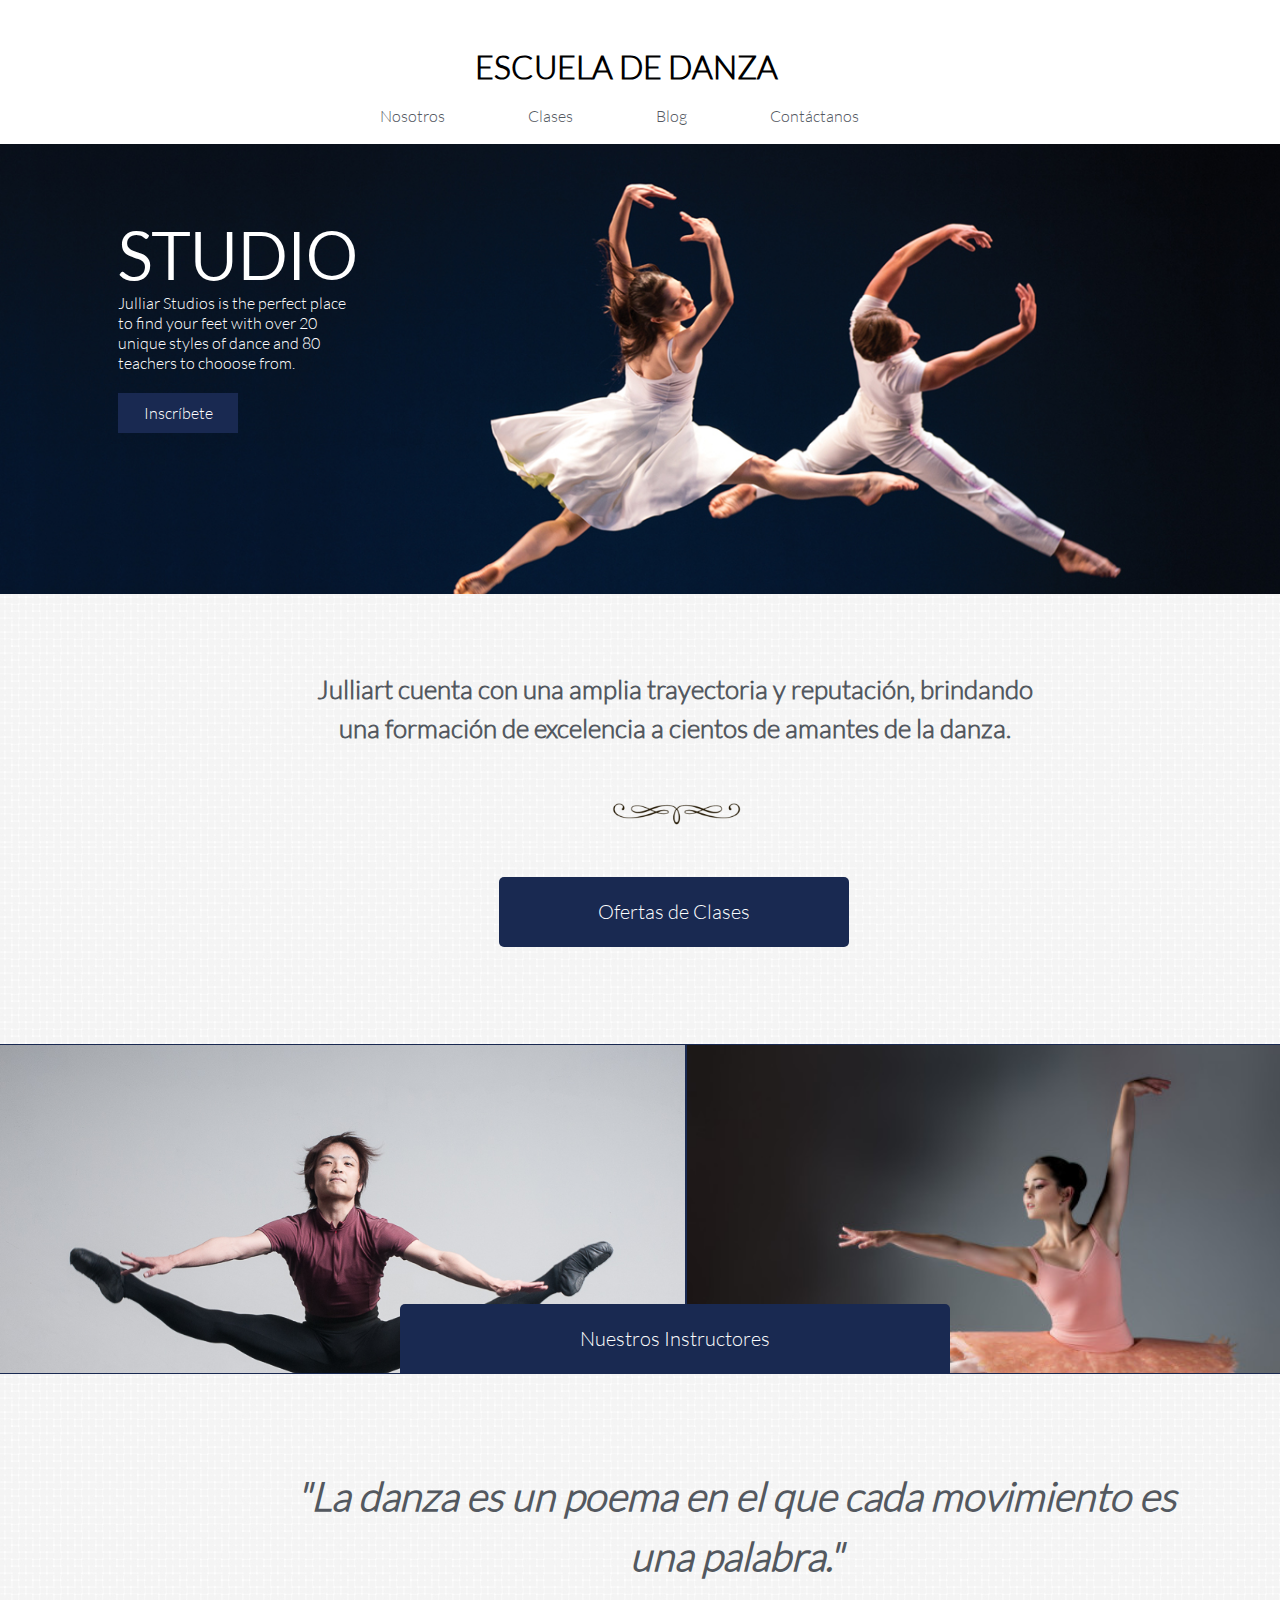
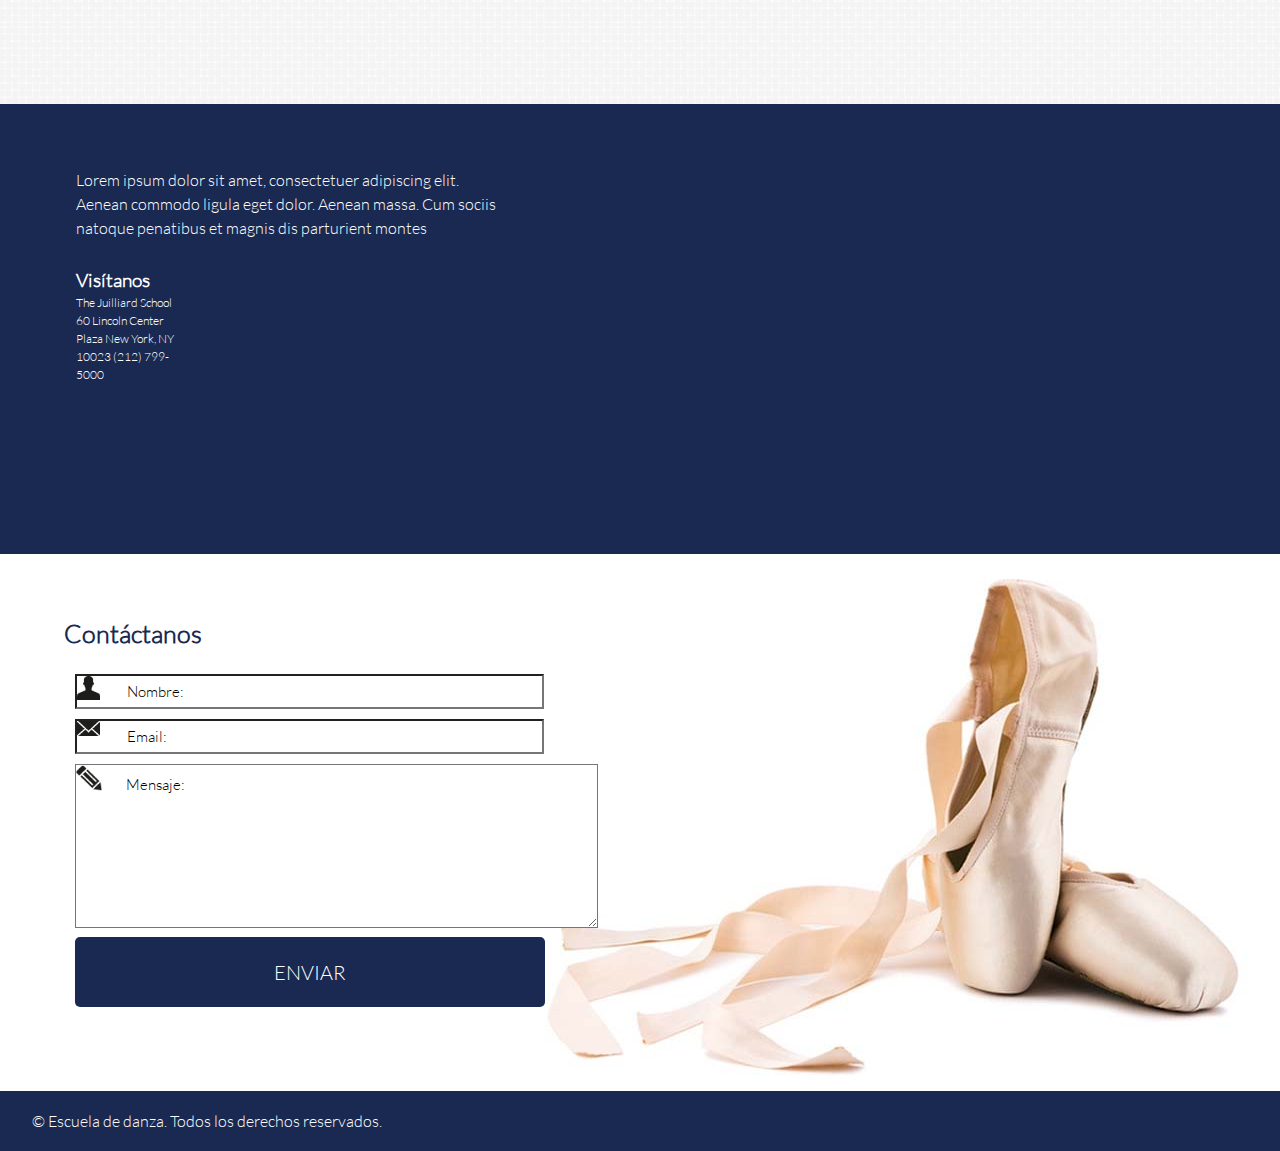
<file: index.html>
<!DOCTYPE html>
<html>
<head>
	<meta charset="UTF-8">
	<title>Escuela de Danza</title>
	<link rel='stylesheet' type='text/css' href='http://fonts.googleapis.com/css?family=Montserrat:400,700'>
	<link rel="stylesheet" type="text/css" href="css/grid-system.css">
	<link rel="stylesheet" type="text/css" href="css/utilities.css">
	<link rel="stylesheet" type="text/css" href="css/common.css">
	<link rel="stylesheet" type="text/css" href="css/main.css">
</head>
<body>
<header>
	<div class="container">
		<div class="row">
			<div class="col-12 text-center pt-5">
				<h1>
					ESCUELA DE DANZA
				</h1>
			</div>
		</div>
		<div class="row">
			<div class="col-12">
				<nav>
					<ul>
						<li>
							<a class="a-none-decoration text-gray" href="nosotros.html">
							Nosotros</a>
						</li>
						<li>
							<a class="a-none-decoration text-gray" href="clases.html">	
							Clases</a> 
						</li>
						<li>
							<a class="a-none-decoration text-gray" href="blog.html">
							Blog</a> 
						</li>
						<li>
							<a class="a-none-decoration text-gray" href="#contacto">
							Contáctanos</a> 
						</li>
					</ul>
				</nav>
			</div>
		</div>
	</div>
</header>

<section id="studio">
	<div class="foto-principal bg-img-bloc">
		<div class="col-3 text-white">
			<h2 class="titulo-studio text-white">
				STUDIO
			</h2>	
			<p class="text-studio text-white">
			Julliar Studios is the perfect place
			to find your feet with over 20
			unique styles of dance and 80
			teachers to chooose from.
			</p>
		<div class="boton bg-blue">
            <span class="clic">
                <center>
                   <a class="a-none-decoration text-white" href="#">
                    Inscríbete
                   </a>
                </center>
            </span>
	    </div>
		</div>	
	</div>	
</section>

<section id="ofertas-clases">
	<div class="background-gris">
		<div class="container">
			<div class="row">
				<div class="col-10">
					<p class="texto-info text-gray text-center pt-10 lh">
						Julliart cuenta con una amplia trayectoria y reputación, brindando
						una formación de excelencia a cientos de amantes de la danza.
					</p>
					<img class="img-decoration" src="img/decoration_1.png">
					<div class="boton-ofertas bg-blue">
			            <span class="clic-ofertas">
			                <center>
			                   <a class="a-none-decoration text-white" href="#">
			                    Ofertas de Clases
			                   </a>
			                </center>
			            </span>
	    			</div>
				</div>
			</div>
		</div>
	</div>
</section>

<section id="instructores">
	<div class="row bg-img-block size-instructors">
		<div class="col-6 instructor-1">
		</div>
		<div class="col-6 instructor-2">
		
		<div class="boton-instructor bg-blue">
            <span class="clic-instructor">
                <center>
                   <a class="a-none-decoration text-white" href="#">
                    Nuestros Instructores
                   </a>
                </center>
            </span>
	    </div>
	    </div>
	</div>
</section>

<section id="frase">
	<div class="background-gris-2">
		<div class="container">
			<div class="row">
				<div class="col-12">
					<p class="texto-frase text-gray text-center pt-10 lh">
						<em>
						"La danza es un poema en el que cada movimiento es
						una palabra."
						</em>
					</p>
				</div>
			</div>
		</div>
	</div>				
</section>

<section id="visitanos">
	<div class="bg-blue size-blue">
		<div class="row">
			<div class="col-5 mapa">
			<iframe src="https://www.google.com/maps/embed?pb=!1m18!1m12!1m3!1d12085.865749973818!2d-73.99158869654889!3d40.77375867922375!2m3!1f0!2f0!3f0!3m2!1i1024!2i768!4f13.1!3m3!1m2!1s0x89c2585ff9df2f6d%3A0xf876ccebba645bff!2sEscuela+Juilliard!5e0!3m2!1ses-419!2smx!4v1455797142794" width="400" height="300" frameborder="0" style="border:0" allowfullscreen></iframe>
			</div>
			<div class="col-5 text-white text-visita lh pt-5">
				<p class="">
				Lorem ipsum dolor sit amet, consectetuer adipiscing elit. Aenean commodo ligula eget dolor.
				Aenean massa. Cum sociis natoque penatibus et magnis dis parturient montes
				</p>
			</div>
		</div>
		<div class="row">
			<div class="col-2 text-white titulo-visita lh">		
				<h3>
					Visítanos
				</h3>
				<p class="txt-size">
					The Juilliard School
					60 Lincoln Center Plaza
					New York, NY 10023
					(212) 799-5000
				</p>
			</div>
		</div>	
	</div>
</section>

<a name="contacto">
<section id="contacto">
			<h2 class="titulo-contacto text-blue pt-5">
				Contáctanos
			</h2>
		<div class="formulario">
			<form class="contact-form">
				<ul>
					<li>
						<input class="name" type="name" value="Nombre:">
					</li>
					<li>
						<input class="email" type="email" value="Email:">
					</li>
					<li>
						<textarea class="icon" rows="8" cols="57">Mensaje:</textarea>
					</li>
				</ul>
			</form>
			<button class="submit" type="submit"><p class="enviar">ENVIAR</p></button>
		</div>
		<div class="col-12 text-right zapatillas">
			<img src="img/shoes_!.jpg">
		</div>			
</section>

<footer class="blue-background bg-blue">
	<div class="row">
		<div class="col-4">
			<p class="der-autor text-white">
				&#169 Escuela de danza. Todos los derechos reservados.
			</p>
		</div>
	</div>
</footer>

</body>
</html>
</file>
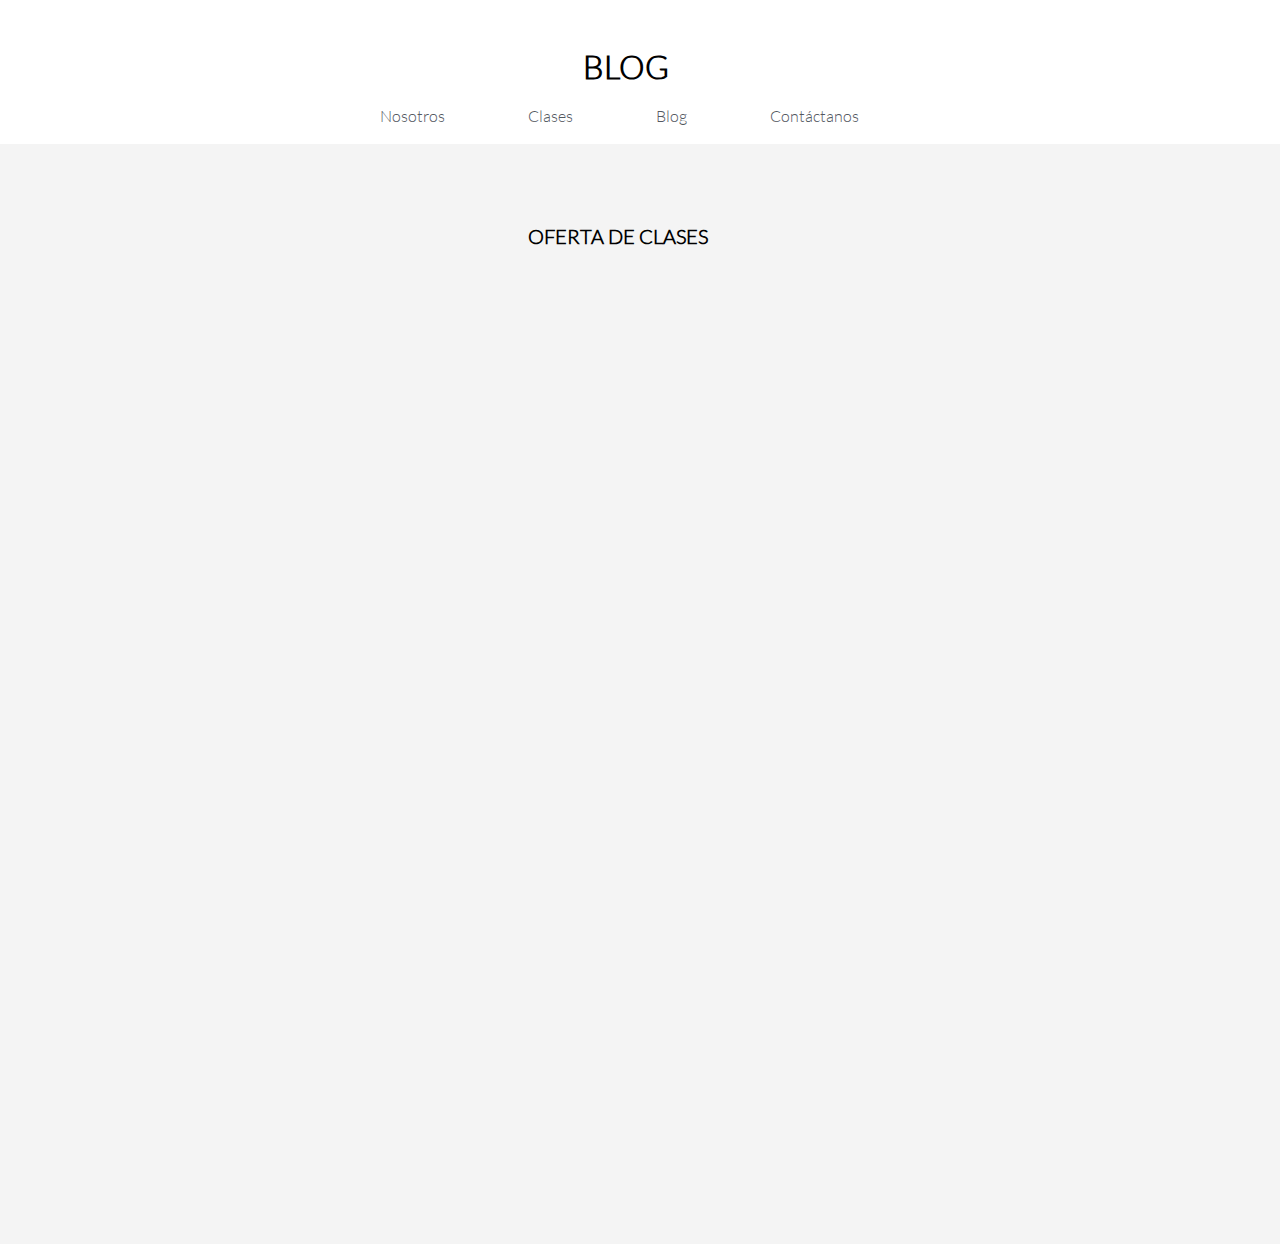
<file: blog.html>
<!DOCTYPE html>
<html>
<head>
	<meta charset="UTF-8">
	<title>Escuela de Danza</title>
	<link rel='stylesheet' type='text/css' href='http://fonts.googleapis.com/css?family=Montserrat:400,700'>
	<link rel="stylesheet" type="text/css" href="css/grid-system.css">
	<link rel="stylesheet" type="text/css" href="css/utilities.css">
	<link rel="stylesheet" type="text/css" href="css/common.css">
	<link rel="stylesheet" type="text/css" href="css/blog.css">
</head>
<body>
	<header>
	<div class="container">
		<div class="row">
			<div class="col-12 text-center pt-5">
				<h1>
					BLOG
				</h1>
			</div>
		</div>
		<div class="row">
			<div class="col-12">
				<nav>
					<ul>
						<li>
							<a class="a-none-decoration text-gray" href="nosotros.html">
							Nosotros</a>
						</li>
						<li>
							<a class="a-none-decoration text-gray" href="clases.html">	
							Clases</a> 
						</li>
						<li>
							<a class="a-none-decoration text-gray" href="blog.html">
							Blog</a> 
						</li>
						<li>
							<a class="a-none-decoration text-gray" href="#">
							Contáctanos</a> 
						</li>
					</ul>
				</nav>
			</div>
		</div>
	</div>
</header>

<section id="clases">
	<div class="background-gris bg-gray">
		<h2 class="titulo-clase pt-5">
			OFERTA DE CLASES
		</h2>
</body>
</html>
</file>
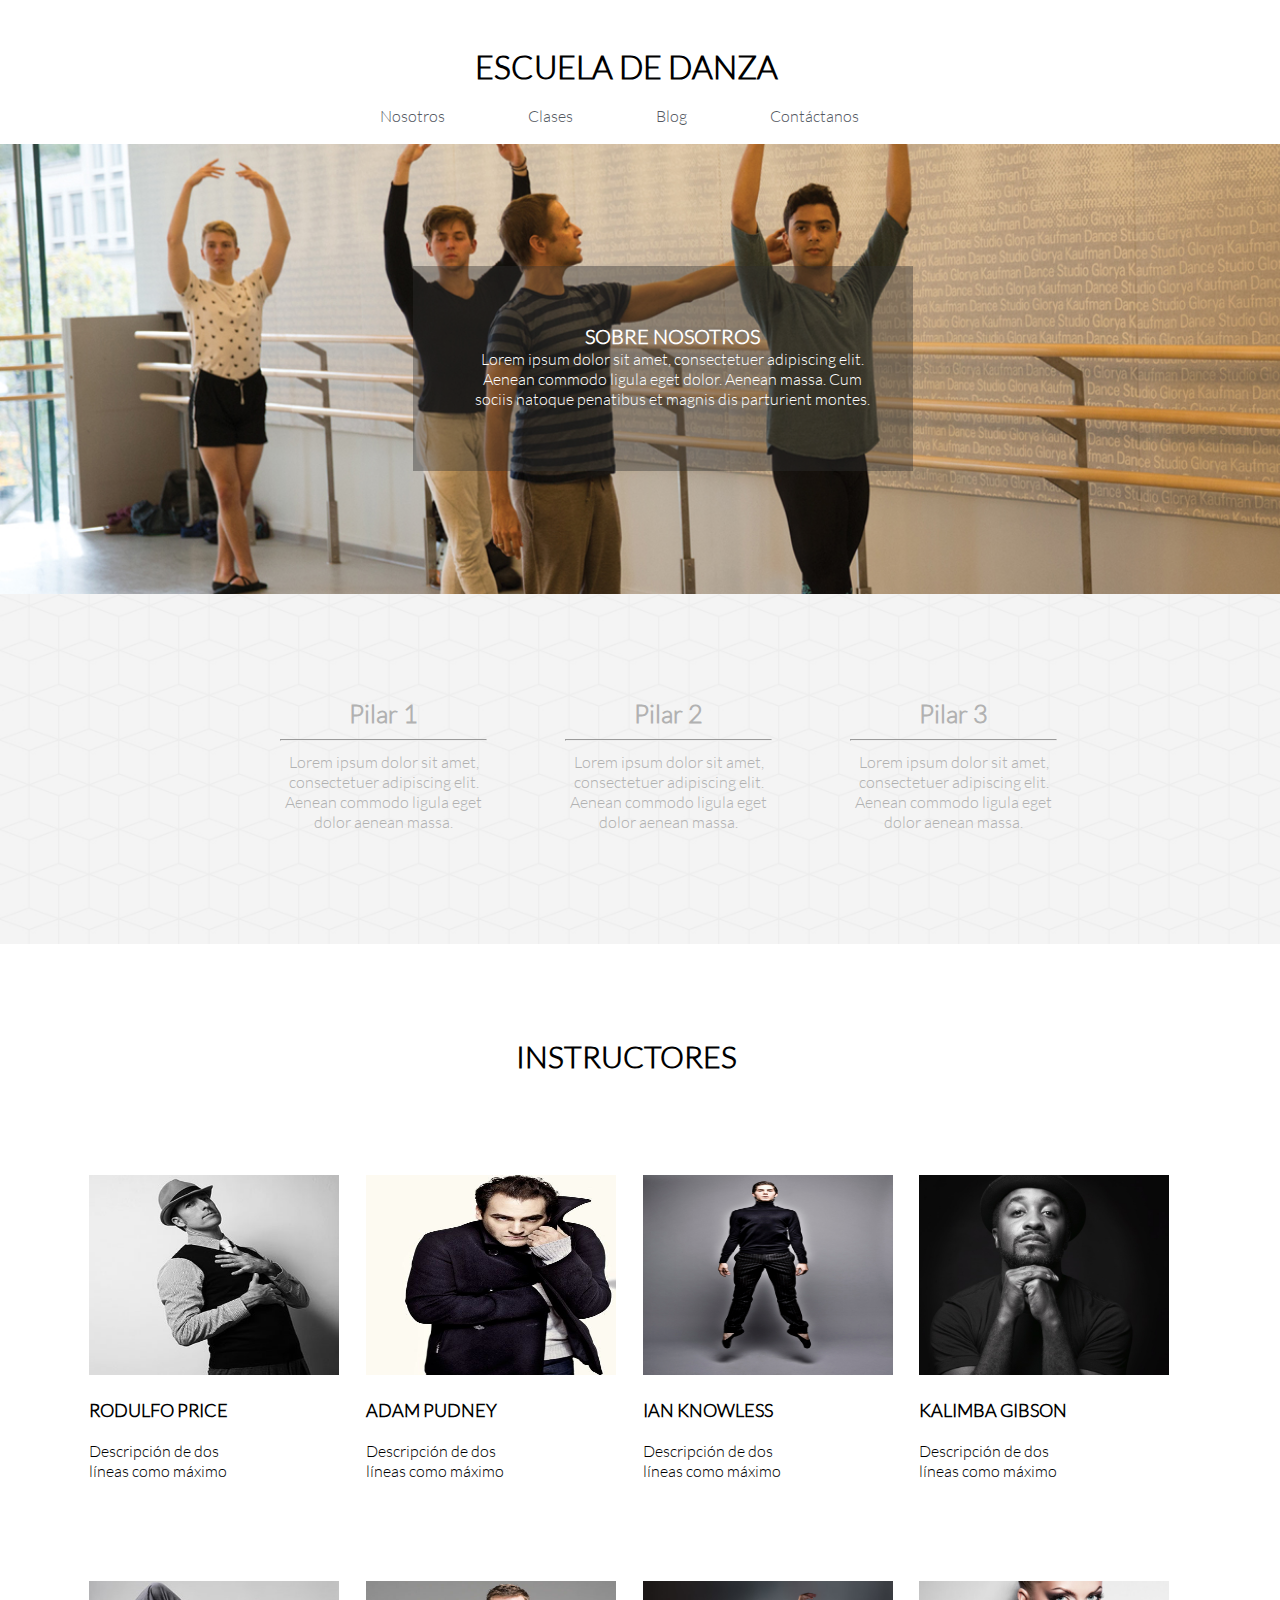
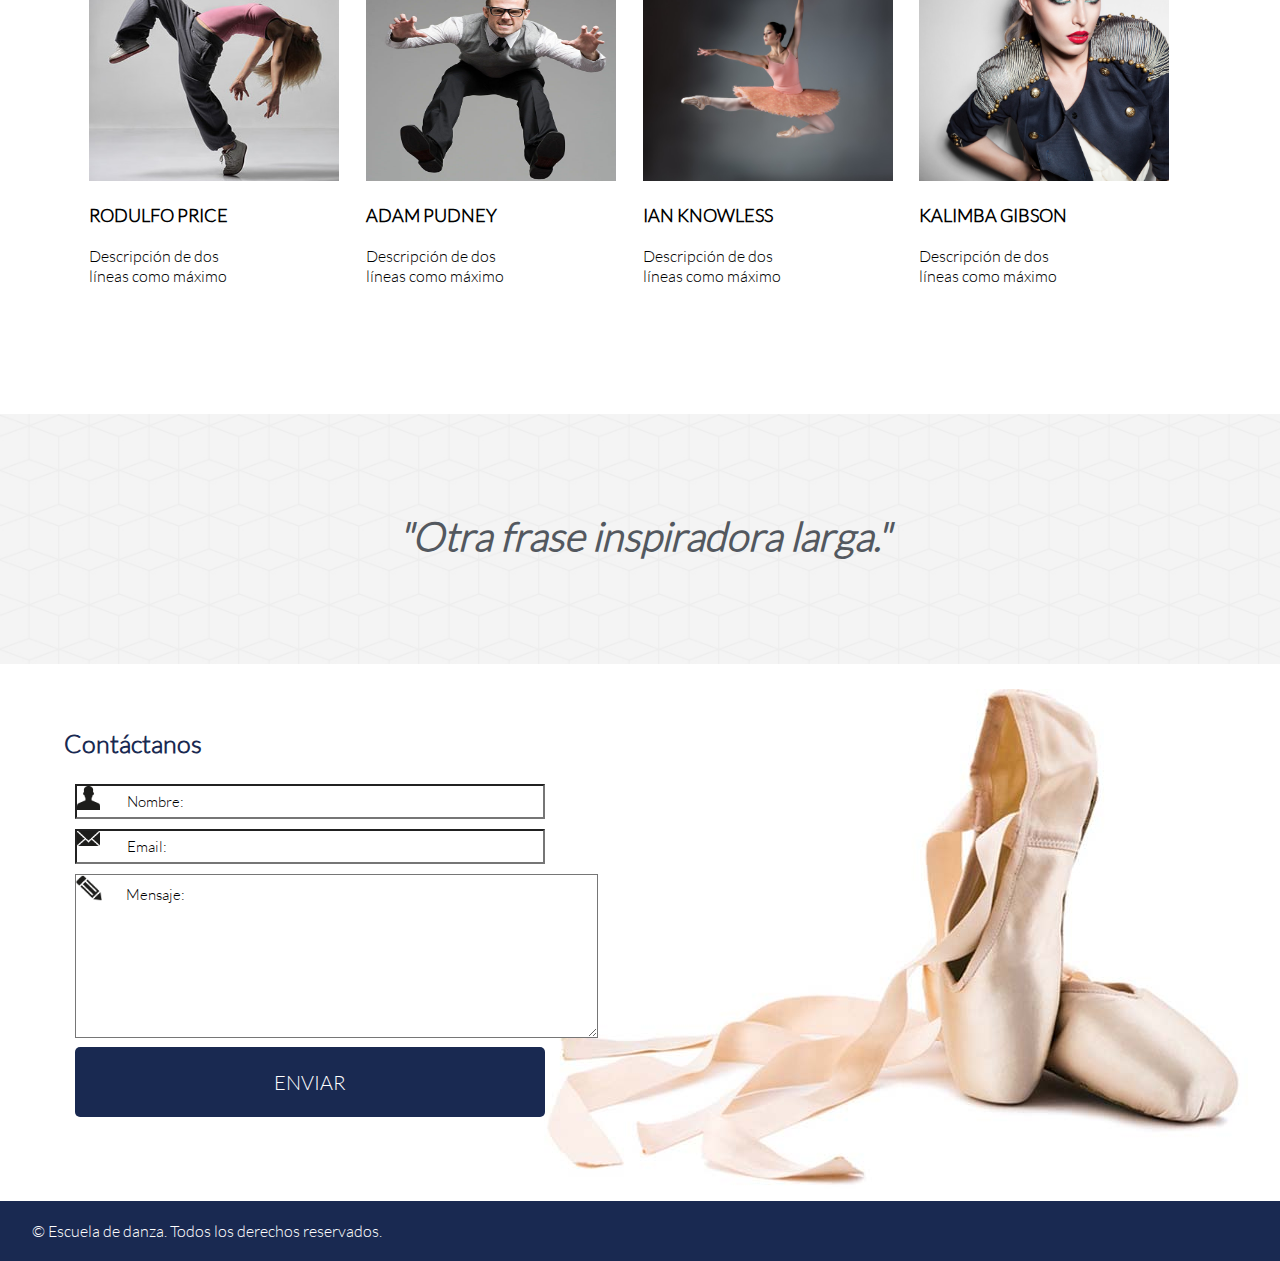
<file: nosotros.html>
<!DOCTYPE html>
<html>
<head>
	<meta charset="UTF-8">
	<title>Escuela de Danza</title>
	<link rel='stylesheet' type='text/css' href='http://fonts.googleapis.com/css?family=Montserrat:400,700'>
	<link rel="stylesheet" type="text/css" href="css/grid-system.css">
	<link rel="stylesheet" type="text/css" href="css/utilities.css">
	<link rel="stylesheet" type="text/css" href="css/common.css">
	<link rel="stylesheet" type="text/css" href="css/nosotros.css">
</head>
<body>
<header>
	<div class="container">
		<div class="row">
			<div class="col-12 text-center pt-5">
				<h1>
					ESCUELA DE DANZA
				</h1>
			</div>
		</div>
		<div class="row">
			<div class="col-12">
				<nav>
					<ul>
						<li>
							<a class="a-none-decoration text-gray" href="nosotros.html">
							Nosotros</a>
						</li>
						<li>
							<a class="a-none-decoration text-gray" href="clases.html">	
							Clases</a> 
						</li>
						<li>
							<a class="a-none-decoration text-gray" href="blog.html">
							Blog</a> 
						</li>
						<li>
							<a class="a-none-decoration text-gray" href="#">
							Contáctanos</a> 
						</li>
					</ul>
				</nav>
			</div>
		</div>
	</div>
</header>

<section id="nosotros">
	<div class="foto-principal bg-img-block-1">
		<div class="row">
			<div class="col-4 comentario">
                <center>
                   <h2 class="titulo-comentario text-white">
                    SOBRE NOSOTROS
                   </h2>
                   <p class="texto-comentario text-white">
                   	Lorem ipsum dolor sit amet, consectetuer adipiscing elit. Aenean commodo ligula eget dolor. Aenean massa. Cum sociis natoque penatibus et magnis dis parturient montes.
                   </p>
                </center>
            </div>
        </div>    	
            <div class="fondo-nosotros">
		</div>
	</div>
</section>

<section id="pilares">
	<div class="background-cubos">
		<div class="container">
			<div class="row">
				<div class="col-3 text-center text-grises mg-pilar">
					<h2 class="titulo-comentario titulo-pilar">
						Pilar 1
					</h2>
					<hr class="">
					<p class="texto-pilar pt-5">
							Lorem ipsum dolor sit amet, consectetuer adipiscing elit.
							Aenean commodo ligula eget dolor aenean massa.
					</p>
				</div>
				<div class="col-3 text-center text-grises mg-pilar">
					<h2 class="titulo-comentario titulo-pilar">
						Pilar 2
					</h2>
					<hr class="">
					<p class="texto-pilar pt-5">
							Lorem ipsum dolor sit amet, consectetuer adipiscing elit.
							Aenean commodo ligula eget dolor aenean massa.
					</p>
				</div>
				<div class="col-3 text-center text-grises">
					<h2 class="titulo-comentario titulo-pilar">
						Pilar 3
					</h2>
					<hr class="">
					<p class="texto-pilar pt-5">
							Lorem ipsum dolor sit amet, consectetuer adipiscing elit.
							Aenean commodo ligula eget dolor aenean massa.
					</p>
				</div>
			</div>
		</div>	
	</div>
</section>

<section id="instructores">
	<div class="container">
		<div class="row">
			<div class="col-12 text-center pt-10 tiulo-instructor">
				<h2>
					INSTRUCTORES
				</h2>
			</div>
		</div>
	</div>
	<div class="row">
		<div class="col-4 mg-instructor">
			<img class="profesor" src="img/profesor_4.jpg">
				<h2 class="titulo-profesor size">
                    RODULFO PRICE
                   </h2>
                 <p class="text-left">
                	Descripción de dos líneas como máximo
                </p>   
		</div>
		<div class="col-4 mg-instructor">
			<img class="profesor" src="img/profesor_14.jpg">
				<h2 class="titulo-profesor size">
                    ADAM PUDNEY
                   </h2>
                  <p class="text-left">
                	Descripción de dos líneas como máximo
                </p>   
		</div>
		<div class="col-4 mg-instructor">
			<img class="profesor" src="img/profesor_1.jpg">
				<h2 class="titulo-profesor size">
                    IAN KNOWLESS
                   </h2>

                  <p class="text-left">
                	Descripción de dos líneas como máximo
                </p>   
		</div>
		<div class="col-4 mg-instructor">
			<img class="profesor" src="img/profesor_10.jpg">
				<h2 class="titulo-profesor size">
                    KALIMBA GIBSON
                   </h2>
                 <p class="text-left">
                	Descripción de dos líneas como máximo
                </p>   
		</div>
	</div>

	<div class="row">
		<div class="col-4 mg-instructor">
			<img class="profesor" src="img/profesor_11.jpg">
				<h2 class="titulo-profesor size">
                    RODULFO PRICE
                   </h2>
                 <p class="text-left">
                	Descripción de dos líneas como máximo
                </p>   
		</div>
		<div class="col-4 mg-instructor">
			<img class="profesor" src="img/profesor_12.jpg">
				<h2 class="titulo-profesor size">
                    ADAM PUDNEY
                   </h2>
                  <p class="text-left">
                	Descripción de dos líneas como máximo
                </p>   
		</div>
		<div class="col-4 mg-instructor">
			<img class="profesor" src="img/profesor_9.jpg">
				<h2 class="titulo-profesor size">
                    IAN KNOWLESS
                   </h2>

                  <p class="text-left">
                	Descripción de dos líneas como máximo
                </p>   
		</div>
		<div class="col-4 mg-instructor">
			<img class="profesor" src="img/profesor_15.jpg">
				<h2 class="titulo-profesor size">
                    KALIMBA GIBSON
                   </h2>
                 <p class="text-left">
                	Descripción de dos líneas como máximo
                </p>   
		</div>
	</div>
</section>

<section id="frase">
	<div class="background-cubos-2">
		<div class="container">
			<div class="row">
				<div class="col-12 text-center text-grises">
					<p class="texto-frase2 text-gray text-center pt-10 lh">
						<em>
						"Otra frase inspiradora larga."
						</em>
					</p>
				</div>
			</div>
		</div>
	</div>				
</section>
<a name="contacto">
<section id="contacto">
			<h2 class="titulo-contacto text-blue pt-5">
				Contáctanos
			</h2>
		<div class="formulario">
			<form class="contact-form">
				<ul>
					<li>
						<input class="name" type="name" value="Nombre:">
					</li>
					<li>
						<input class="email" type="email" value="Email:">
					</li>
					<li>
						<textarea class="icon" rows="8" cols="57">Mensaje:</textarea>
					</li>
				</ul>
			</form>
			<button class="submit" type="submit"><p class="enviar">ENVIAR</p></button>
		</div>
		<div class="col-12 text-right zapatillas">
			<img src="img/shoes_!.jpg">
		</div>			
</section>

<footer class="blue-background bg-blue">
	<div class="row">
		<div class="col-4">
			<p class="der-autor text-white">
				&#169 Escuela de danza. Todos los derechos reservados.
			</p>
		</div>
	</div>
</footer>
</body>
</html>
</file>
<file: css/grid-system.css>
/* GLOBAL */
* {
  box-sizing: border-box;
  margin: 0;
  padding: 0;
 }

.text-center {
	text-align: center;
}

.text-right {
	text-align: right;
}

/* Grid system */

.container {
	width: 968px;
	padding-left: 14px; 
	padding-right: 14px;
	margin: 0px auto;
	position: relative;
}

.container-fluid {
	width: 100%;
}

.row {
	width: 100%;
	margin-left: -14px;
	margin-right: -14px;
}

.row:before, .row:after{
  content: " ";
  display: table;
}

.row:after {
  clear: both;
}

[class*="col-"] {
	min-height: 7px;
	padding: 0 14px;
	float: left;
}

.col-1 {
	/* (1 / 12) x 100 */
	width: 8.333333%;
} 

.col-2 {
	/* (2 / 12) x 100 */
	width: 16.666667%;
} 

.col-3 {
	/* (3 / 12) x 100 */
	width: 25%;
} 

.col-4 {
	/* (4 / 12) x 100 */
	width: 33.333333%;
}

.col-5 {
	/* (5 / 12) x 100 */
	width: 41.666667%;
}

.col-6 {
	/* (6 / 12) x 100 */
	width: 50%;
} 

.col-7 {
	/* (7 / 12) x 100 */
	width: 58.333333%;
}

.col-8 {
	/* (8 / 12) x 100 */
	width: 66.666667%;
}

.col-9 {
	/* (9 / 12) x 100 */
	width: 75%;
}

.col-10 {
	/* (10 / 12) x 100 */
	width: 83.333333%;
}

.col-11 {
	/* (11 / 12) x 100 */
	width: 91.666667%;
}

.col-12 {
	/* (12 / 12) x 100 */
	width: 100%;
}
</file>
<file: css/utilities.css>
/*Global*/
*{
	font-family: "Latolight";
}

@font-face{
	font-family: LatoHeavy;
	src: url(../fonts/LatoHeavy.ttf);
}
@font-face{
	font-family:Latolight ;
	src: url(../fonts/Latolight.ttf);
}
@font-face{
	font-family: DolceVita;
	src: url(../fonts/DolceVita.ttf);
}
@font-face{
	font-family: Neoteric-Bold;
	src: url(../fonts/Neoteric-Bold.ttf);
}

/* Shortcuts */

.pd-0{
	padding: 0;
}
.pt-5{
	padding-top: 5%;
}

.pt-10{
	padding-top: 10%;
}
.pb-5{
	padding-bottom: 5%;
}
.mg-0{
	margin: 0;
}
.w-100{
	width: 100%;
}
.lh{
	line-height: 1.5;
}
.text-center{
	text-align: center;
}
.text-left{
	text-align: left;
}
.bg-blue{
	background-color: #192951
}

.text-white{
	color: white;
}
.text-gray{
	color: rgb(83, 88, 95);
}
.text-blue{
 color: #192951;
}
.a-none-decoration{
	text-decoration: none;
}
.bg-gray{
	background-color: rgb(244, 244, 244);
}

.bg-img-block{
	background-size: cover;
	background-repeat: no-repeat;
	background-position: center;
}

.bg-img-block-1{
	background-size: cover;
	background-repeat: no-repeat;
	background-position: center right;
}


.bg-img-block-2{
	background-size: cover;
	background-repeat: no-repeat;
	background-position: top center;
}

.bg-img-block-2{
	background-size: cover;
	background-repeat: no-repeat;
	background-position: center left;
}
</file>
<file: css/common.css>
/* Inserta tu codigo que es común para todas las páginas aqui */
</file>
<file: css/main.css>
/* Inserta tu codigo aqui */


nav li{
	position: relative;
	display: inline-block;
	top: 20px;
	left: 130px;
	padding-left: 80px;
	margin-right: 0px; 
}

a:hover{
	background-color: #D5D5D5;
	color: white; 
}

.foto-principal{
	background-image: url("../img/dance_1.jpg");
	background-size: 100%;
	height: 450px;
	margin-top: 3%;
	width: 1500px;
}

.titulo-studio{
	padding-top: 20%;
	font-size: 65px;
	padding-left: 30%;
}

.text-studio{
	padding-top: 0%;
	padding-left: 30%;
}

.bg-blue{
	background: #192951;
}

.boton{
	width: 120px;
	height: 40px;
	position: relative;
	top: 20px;
	left: 30%;
}

.clic{
	position: relative;
	top: 10px;
}

.background-gris{
	background-image: url("../img/textura_2.jpg");
	height: 450px;
	width: 1500px;
}

.texto-info{
	font-size: 26px;
	font-weight: bold;
	margin-left: 35px;
}

.img-decoration{
	position: relative;
	width: 140px;
	height: 130px;
	margin-left: 43%;
}

.boton-ofertas{
	width: 350px;
	height: 70px;
	position: relative;
	bottom: 5px;
	left: 29%;
	border-radius: 5px;
}

.clic-ofertas{
	position:relative;
	top: 22px;
	font-size: 20px;
}

.instructor-1{
	background-image: url("../img/instructor_4.jpg");
	background-size: 100%;
	height: 330px;
	border: 1px solid #192951;
}

.instructor-2{
	background-image: url("../img/profesor_9.jpg");
	background-size: 100%;
	height: 330px;
	border: 1px solid #192951;
}

.size-instructors{
	width: 1400px;
}

.boton-instructor{
	width: 550px;
	height: 70px;
	position: relative;
	top: 259px;
	right: 45%;
	border-top-left-radius: 5px;
	border-top-right-radius: 5px;
}

.clic-instructor{
	position:relative;
	top: 22px;
	font-size: 20px;
}

.texto-frase{
	font-size: 40px;
	font-weight: bold;
	margin-left: 0px;
}

.background-gris-2{
	background-image: url("../img/textura_2.jpg");
	height: 330px;
	width: 1500px;
}

.size-blue{
	height: 450px;
}

.text-visita{
	padding-left: 7%;
}

.titulo-visita{
	padding-top: 2%;
	padding-left: 7%;
}

.txt-size{
	font-size: 12px;
}

.mapa{
	position:absolute;
	left: 58%;
	margin-top: 75px;
}

.titulo-contacto{
	font-size: 25px;
	font-weight: bold;
	padding-left: 5%;
}

.zapatillas{
	margin-top: -35%;
}

/*FORMULARIO*/

.formulario{
	border:1px;
	margin: auto;
	width: 1180px;
	padding: 20px;
}

.contact-form ul{
	list-style: none;
	width: 1180px;
	margin: 0;
	padding: 0;
}

.contact-form li{
	padding: 5px;
	border-bottom: 1px;
	position: relative;
}

input{
	width: 469px; 
   height: 35px;
   font-size: 15px;
   padding-left: 50px;
}

textarea{
	font-size: 15px;
	padding-left: 50px;
	padding-top: 10px;
}

.name{
	position: relative;
	background-image: url(../img/icon_name.png);
	background-repeat: no-repeat;
	background-size: 5%;
}

.email{
	position: relative;
	background-image: url(../img/icon_mail.png);
	background-repeat: no-repeat;
	background-size: 5%;
}

.icon{
	position: relative;
	background-image: url(../img/icon_msn.png);
	background-repeat: no-repeat;
	background-size: 5%;
}

.submit{
	background: #192951;
	width: 470px;
	height: 70px;
	border: none;
	margin-left: 5px;
	border-radius: 5px;
}

.enviar{
	font-size: 20px;
	color: white;
}

.blue-background{
	height:60px;
	margin-top: 5%;
}

.der-autor{
	padding-left: 8%;
	padding-top: 5%; 
}
</file>
<file: css/blog.css>
nav li{
	position: relative;
	display: inline-block;
	top: 20px;
	left: 130px;
	padding-left: 80px;
	margin-right: 0px; 
}

a:hover{
	background-color: #D5D5D5;
	color: white; 
}

.background-gris{
	width: 1600px;
	height: 1100px;
	margin-top: 3%;
}

.titulo-clase{
	font-size: 20px;
	padding-left: 33%;
}
</file>
<file: css/nosotros.css>
nav li{
	position: relative;
	display: inline-block;
	top: 20px;
	left: 130px;
	padding-left: 80px;
	margin-right: 0px; 
}

a:hover{
	background-color: #D5D5D5;
	color: white; 
}

.foto-principal{
	background-image: url("../img/dance_7.jpg");
	background-size:100%;
	height: 450px;
	margin-top: 3%;
	width: 1650px;
}

.titulo-studio{
	padding-top: 20%;
	font-size: 65px;
	padding-left: 30%;
}

.text-studio{
	padding-top: 0%;
	padding-left: 30%;
}

.bg-blue{
	background: #192951;
}

.boton{
	width: 120px;
	height: 40px;
	position: relative;
	top: 20px;
	left: 30%;
}

.clic{
	position: relative;
	top: 10px;
}

.fondo-nosotros{
	width: 500px;
	height: 205px;
	position: relative;
	top: 27%;
	left: 25%;
	background: #303030;
	opacity: 0.4;
}

.titulo-comentario{
	font-size: 20px;
}

.comentario{
	position: absolute;
	margin-top: 14%;
	z-index: 1;
	margin-left: 37%;
}

.background-cubos{
	background-image: url("../img/cubes.png");
	background-size: 4%;
	height: 350px;
	width: 1500px;
}

.text-grises{
	color: #B1B1B1	
}

.titulo-pilar{
	padding-top: 50%;
	padding-bottom: 5%;
	font-size: 25px;
}

.mg-pilar{
	margin-right: 50px;
}

.tiulo-instructor{
	font-size: 20px;
}

.profesor{
	width: 250px;
	height: 200px;
	margin-top: 25%;
	margin-left: 60%;
}

.mg-instructor{
	margin-left: -150px
}

.titulo-profesor{
	padding-left: 60%;
	padding-top: 5%;
	padding-bottom: 5%;
}

.size{
	font-size: 18px;
}

.text-left{
	padding-left: 60%;

}

.background-cubos-2{
	background-image: url("../img/cubes.png");
	background-size: 4%;
	height: 250px;
	width: 1500px;
	margin-top: 10%;
}

.texto-frase2{
	font-size: 40px;
	font-weight: bold;
	margin-right: 20%;
}

.titulo-contacto{
	font-size: 25px;
	font-weight: bold;
	padding-left: 5%;
}

.zapatillas{
	margin-top: -35%;
}

/*FORMULARIO*/

.formulario{
	border:1px;
	margin: auto;
	width: 1180px;
	padding: 20px;
}

.contact-form ul{
	list-style: none;
	width: 1180px;
	margin: 0;
	padding: 0;
}

.contact-form li{
	padding: 5px;
	border-bottom: 1px;
	position: relative;
}

input{
	width: 470px; 
   height: 35px;
   font-size: 15px;
   padding-left: 50px;
}

textarea{
	font-size: 15px;
	padding-left: 50px;
	padding-top: 10px;
}

.name{
	position: relative;
	background-image: url(../img/icon_name.png);
	background-repeat: no-repeat;
	background-size: 5%;
}

.email{
	position: relative;
	background-image: url(../img/icon_mail.png);
	background-repeat: no-repeat;
	background-size: 5%;
}

.icon{
	position: relative;
	background-image: url(../img/icon_msn.png);
	background-repeat: no-repeat;
	background-size: 5%;
}

.submit{
	background: #192951;
	width: 470px;
	height: 70px;
	border: none;
	margin-left: 5px;
	border-radius: 5px;
}

.enviar{
	font-size: 20px;
	color: white;
}

.blue-background{
	height:60px;
	margin-top: 5%;
}

.der-autor{
	padding-left: 8%;
	padding-top: 5%; 
}
</file>
